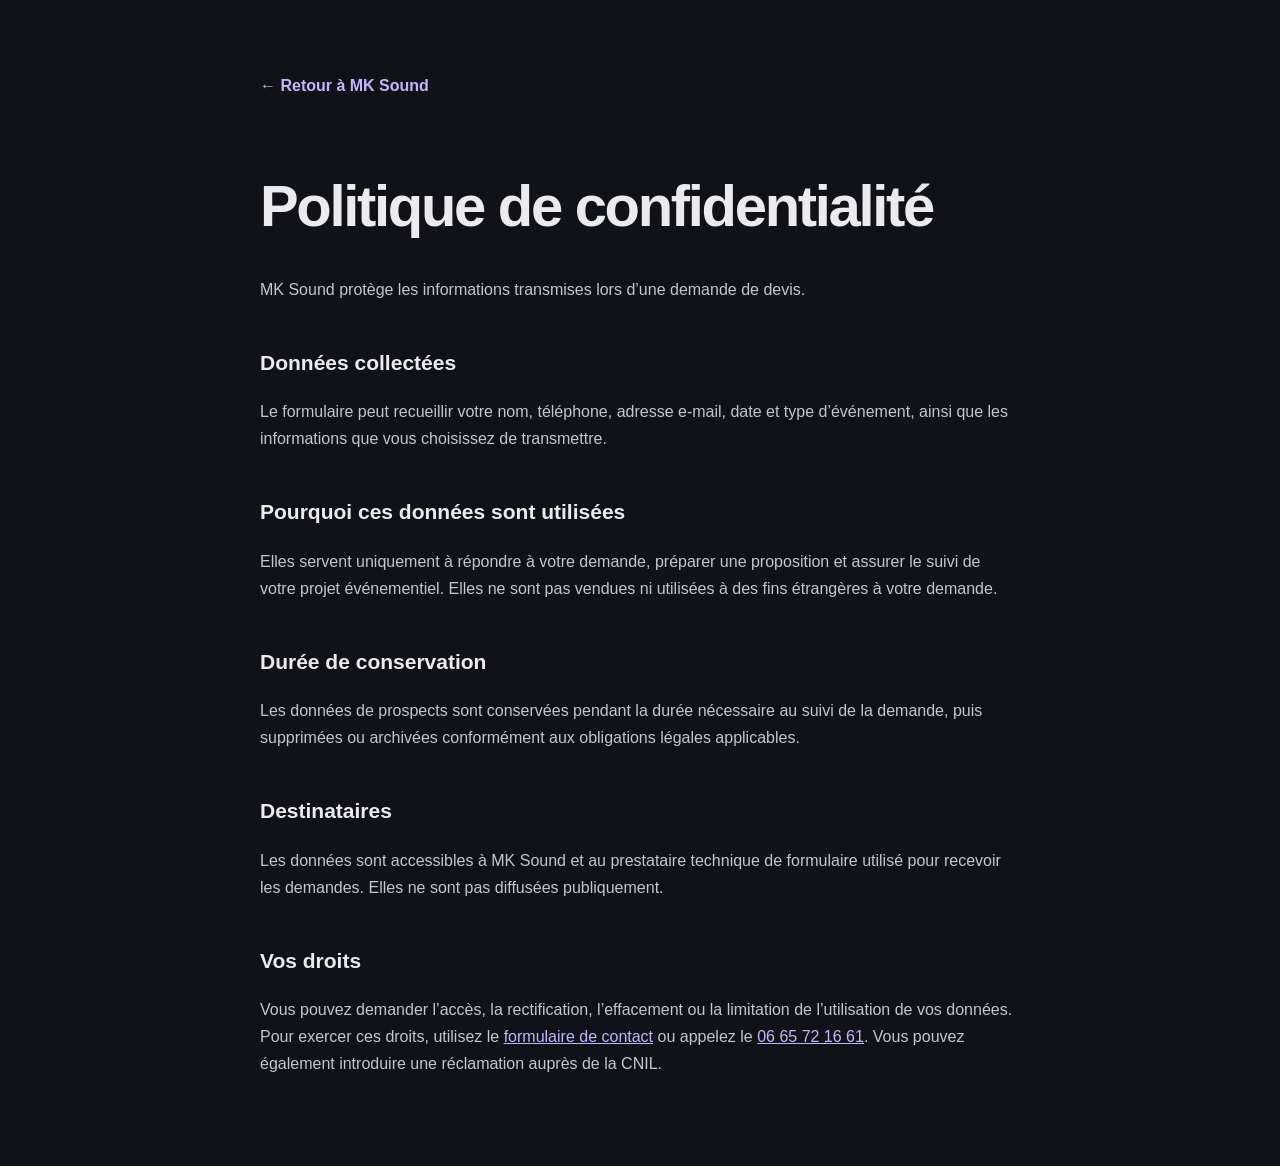
<file: public/confidentialite/index.html>
<!doctype html>
<html lang="fr"><head><meta charset="utf-8"><meta name="viewport" content="width=device-width,initial-scale=1"><title>Confidentialité | MK Sound</title><meta name="robots" content="noindex"><style>body{margin:0;background:#111218;color:#ebebef;font:16px/1.7 Inter,Arial,sans-serif}main{max-width:760px;margin:auto;padding:72px 24px}a{color:#c4b5fd}h1{font-size:clamp(34px,7vw,58px);letter-spacing:-.04em;line-height:1.05}h2{margin-top:42px;font-size:21px}p,li{color:#c5c5d0}.back{display:inline-block;margin-bottom:38px;text-decoration:none;font-weight:700}</style></head><body><main><a class="back" href="/">← Retour à MK Sound</a><h1>Politique de confidentialité</h1><p>MK Sound protège les informations transmises lors d’une demande de devis.</p><h2>Données collectées</h2><p>Le formulaire peut recueillir votre nom, téléphone, adresse e-mail, date et type d’événement, ainsi que les informations que vous choisissez de transmettre.</p><h2>Pourquoi ces données sont utilisées</h2><p>Elles servent uniquement à répondre à votre demande, préparer une proposition et assurer le suivi de votre projet événementiel. Elles ne sont pas vendues ni utilisées à des fins étrangères à votre demande.</p><h2>Durée de conservation</h2><p>Les données de prospects sont conservées pendant la durée nécessaire au suivi de la demande, puis supprimées ou archivées conformément aux obligations légales applicables.</p><h2>Destinataires</h2><p>Les données sont accessibles à MK Sound et au prestataire technique de formulaire utilisé pour recevoir les demandes. Elles ne sont pas diffusées publiquement.</p><h2>Vos droits</h2><p>Vous pouvez demander l’accès, la rectification, l’effacement ou la limitation de l’utilisation de vos données. Pour exercer ces droits, utilisez le <a href="/#contact">formulaire de contact</a> ou appelez le <a href="tel:+33665721661">06 65 72 16 61</a>. Vous pouvez également introduire une réclamation auprès de la CNIL.</p></main></body></html>
</file>
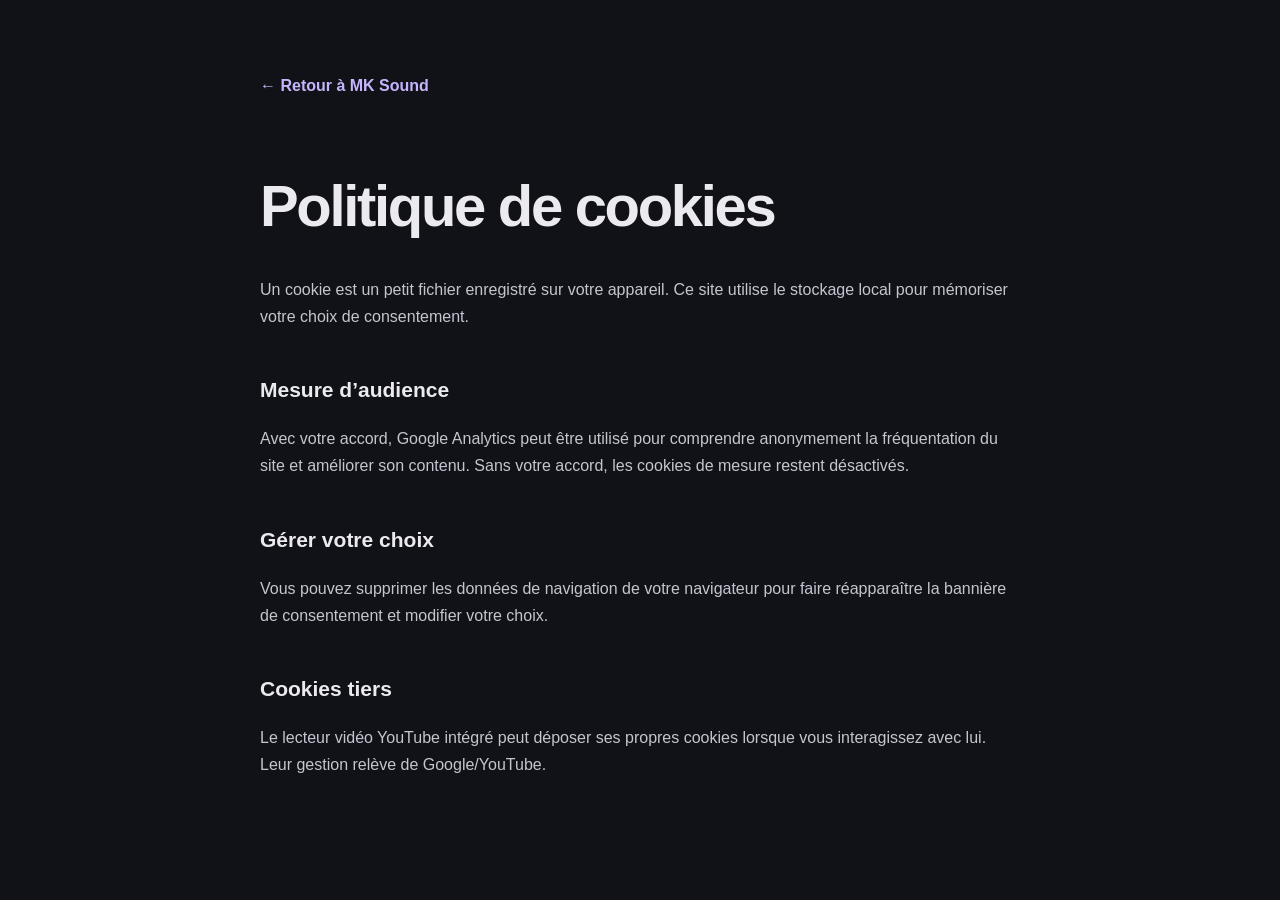
<file: public/cookies/index.html>
<!doctype html>
<html lang="fr"><head><meta charset="utf-8"><meta name="viewport" content="width=device-width,initial-scale=1"><title>Cookies | MK Sound</title><meta name="robots" content="noindex"><style>body{margin:0;background:#111218;color:#ebebef;font:16px/1.7 Inter,Arial,sans-serif}main{max-width:760px;margin:auto;padding:72px 24px}a{color:#c4b5fd}h1{font-size:clamp(34px,7vw,58px);letter-spacing:-.04em;line-height:1.05}h2{margin-top:42px;font-size:21px}p,li{color:#c5c5d0}.back{display:inline-block;margin-bottom:38px;text-decoration:none;font-weight:700}</style></head><body><main><a class="back" href="/">← Retour à MK Sound</a><h1>Politique de cookies</h1><p>Un cookie est un petit fichier enregistré sur votre appareil. Ce site utilise le stockage local pour mémoriser votre choix de consentement.</p><h2>Mesure d’audience</h2><p>Avec votre accord, Google Analytics peut être utilisé pour comprendre anonymement la fréquentation du site et améliorer son contenu. Sans votre accord, les cookies de mesure restent désactivés.</p><h2>Gérer votre choix</h2><p>Vous pouvez supprimer les données de navigation de votre navigateur pour faire réapparaître la bannière de consentement et modifier votre choix.</p><h2>Cookies tiers</h2><p>Le lecteur vidéo YouTube intégré peut déposer ses propres cookies lorsque vous interagissez avec lui. Leur gestion relève de Google/YouTube.</p></main></body></html>
</file>
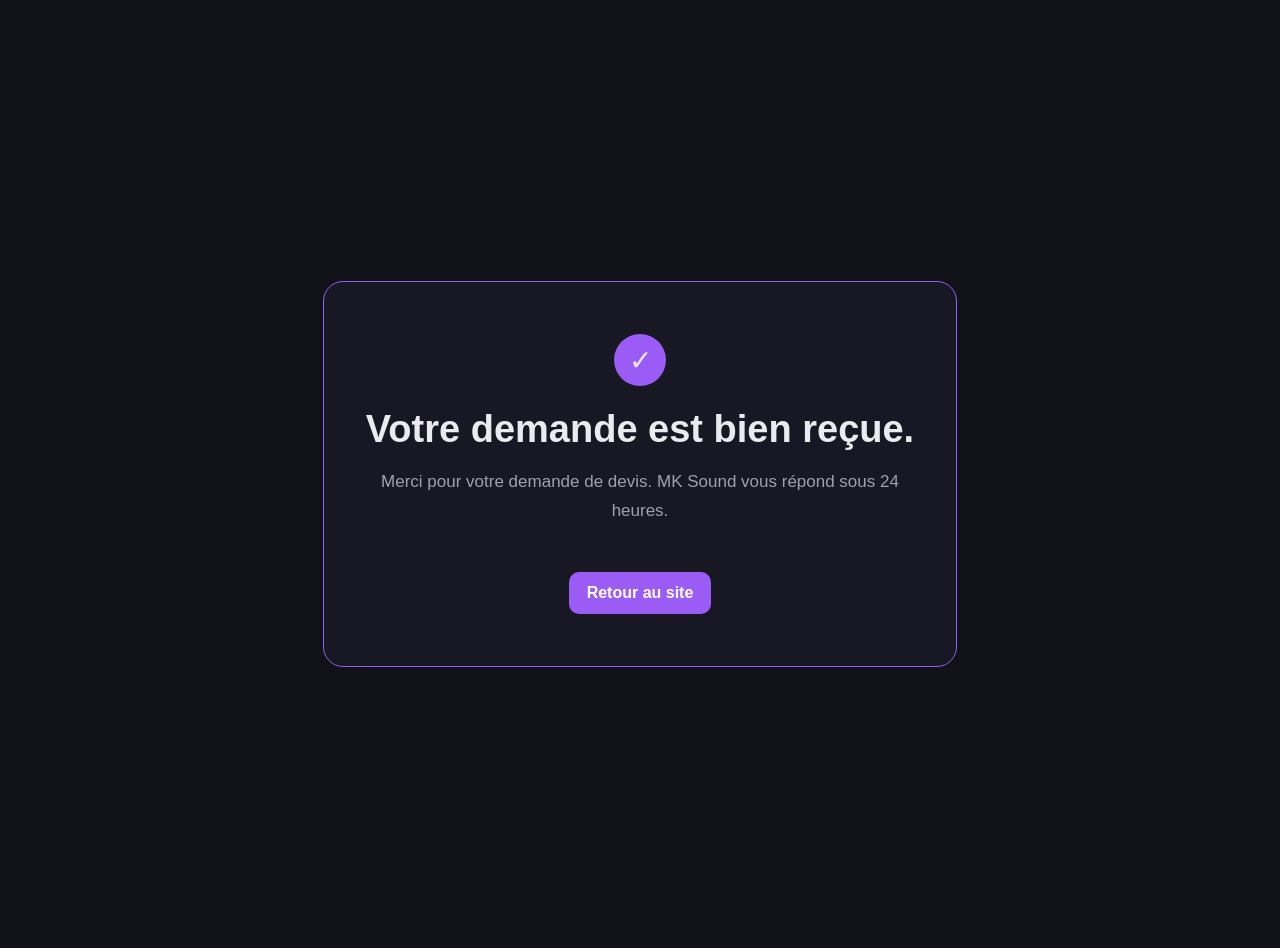
<file: public/demande-recue/index.html>
<!doctype html>
<html lang="fr"><head><meta charset="UTF-8"><meta name="viewport" content="width=device-width, initial-scale=1.0"><meta name="robots" content="noindex, nofollow"><title>Demande reçue | MK Sound</title><style>body{min-height:100vh;margin:0;display:grid;place-items:center;padding:24px;font-family:Arial,sans-serif;background:#111218;color:#ebebef}main{width:min(560px,100%);padding:52px 36px;text-align:center;background:#171823;border:1px solid #9b5cf6;border-radius:20px}.tick{width:52px;height:52px;display:grid;place-items:center;margin:0 auto 22px;border-radius:50%;background:#9b5cf6;font-size:28px}h1{margin:0 0 14px;font-size:38px}p{color:#a1a1aa;font-size:17px;line-height:1.65}.btn{display:inline-block;margin-top:30px;padding:12px 18px;border-radius:10px;color:#fff;background:#9b5cf6;text-decoration:none;font-weight:700}</style></head><body><main><div class="tick">✓</div><h1>Votre demande est bien reçue.</h1><p>Merci pour votre demande de devis. MK Sound vous répond sous 24 heures.</p><a class="btn" href="/">Retour au site</a></main></body></html>
</file>
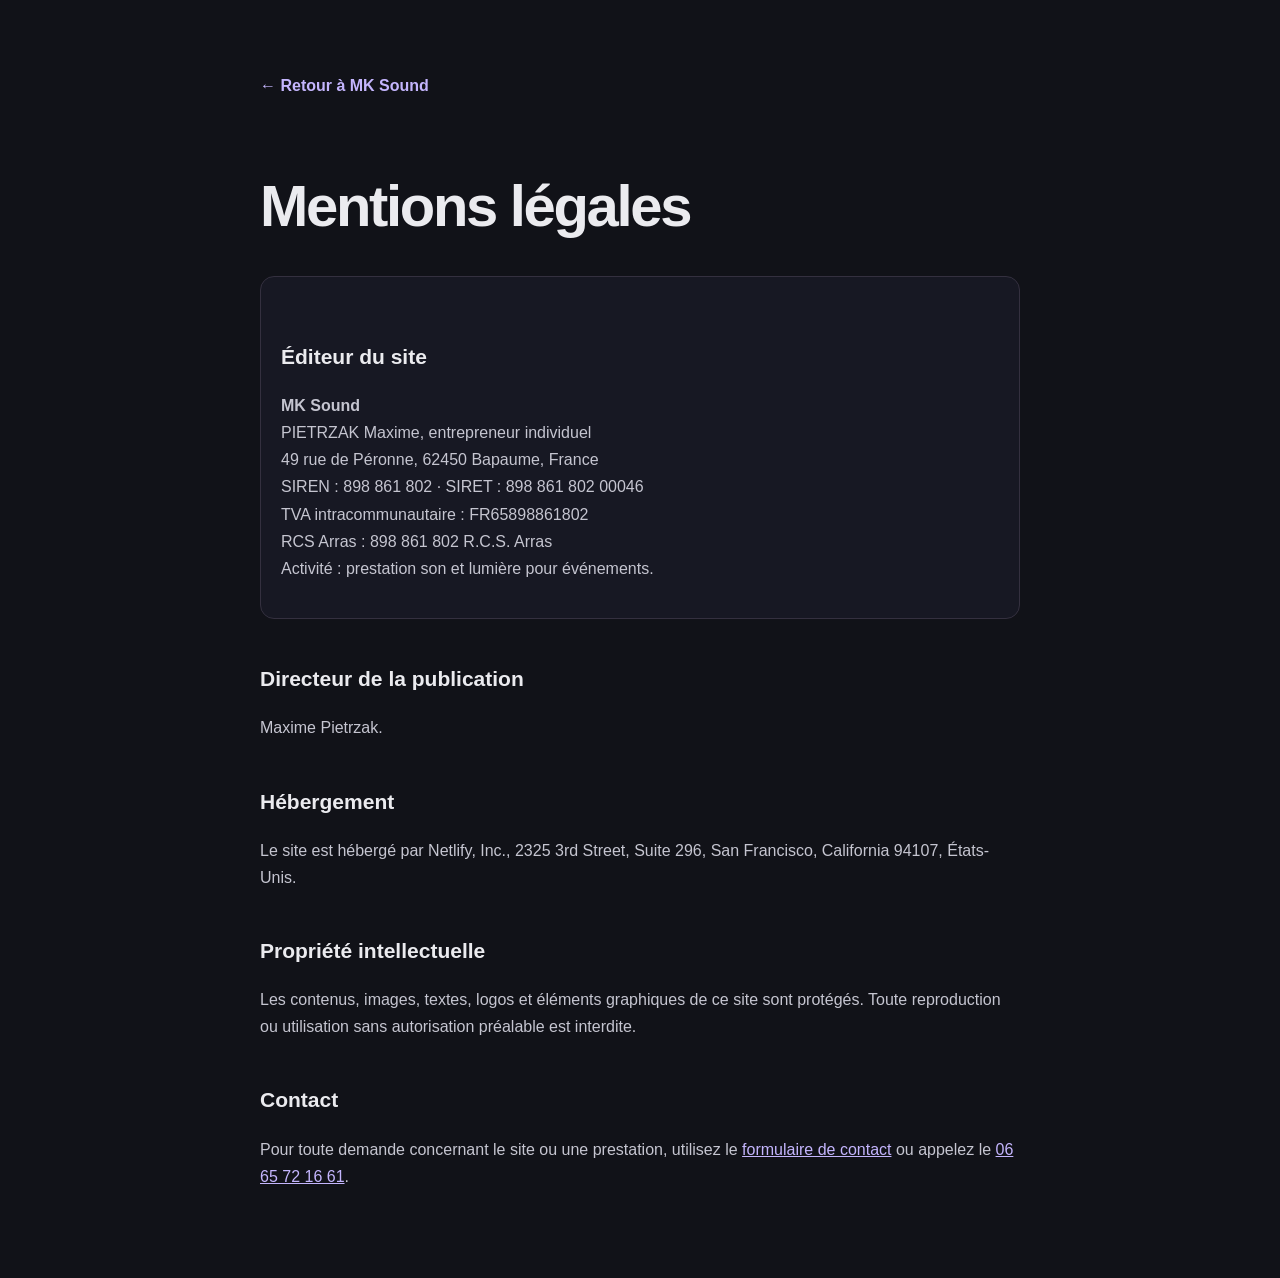
<file: public/mentions-legales/index.html>
<!doctype html>
<html lang="fr"><head><meta charset="utf-8"><meta name="viewport" content="width=device-width,initial-scale=1"><title>Mentions légales | MK Sound</title><meta name="robots" content="noindex"><style>body{margin:0;background:#111218;color:#ebebef;font:16px/1.7 Inter,Arial,sans-serif}main{max-width:760px;margin:auto;padding:72px 24px}a{color:#c4b5fd}h1{font-size:clamp(34px,7vw,58px);letter-spacing:-.04em;line-height:1.05}h2{margin-top:42px;font-size:21px}p,li{color:#c5c5d0}.back{display:inline-block;margin-bottom:38px;text-decoration:none;font-weight:700}.card{padding:20px;border:1px solid #34303f;border-radius:14px;background:#171823}</style></head><body><main><a class="back" href="/">← Retour à MK Sound</a><h1>Mentions légales</h1><section class="card"><h2>Éditeur du site</h2><p><strong>MK Sound</strong><br>PIETRZAK Maxime, entrepreneur individuel<br>49 rue de Péronne, 62450 Bapaume, France<br>SIREN : 898 861 802 · SIRET : 898 861 802 00046<br>TVA intracommunautaire : FR65898861802<br>RCS Arras : 898 861 802 R.C.S. Arras<br>Activité : prestation son et lumière pour événements.</p></section><h2>Directeur de la publication</h2><p>Maxime Pietrzak.</p><h2>Hébergement</h2><p>Le site est hébergé par Netlify, Inc., 2325 3rd Street, Suite 296, San Francisco, California 94107, États-Unis.</p><h2>Propriété intellectuelle</h2><p>Les contenus, images, textes, logos et éléments graphiques de ce site sont protégés. Toute reproduction ou utilisation sans autorisation préalable est interdite.</p><h2>Contact</h2><p>Pour toute demande concernant le site ou une prestation, utilisez le <a href="/#contact">formulaire de contact</a> ou appelez le <a href="tel:+33665721661">06 65 72 16 61</a>.</p></main></body></html>
</file>
